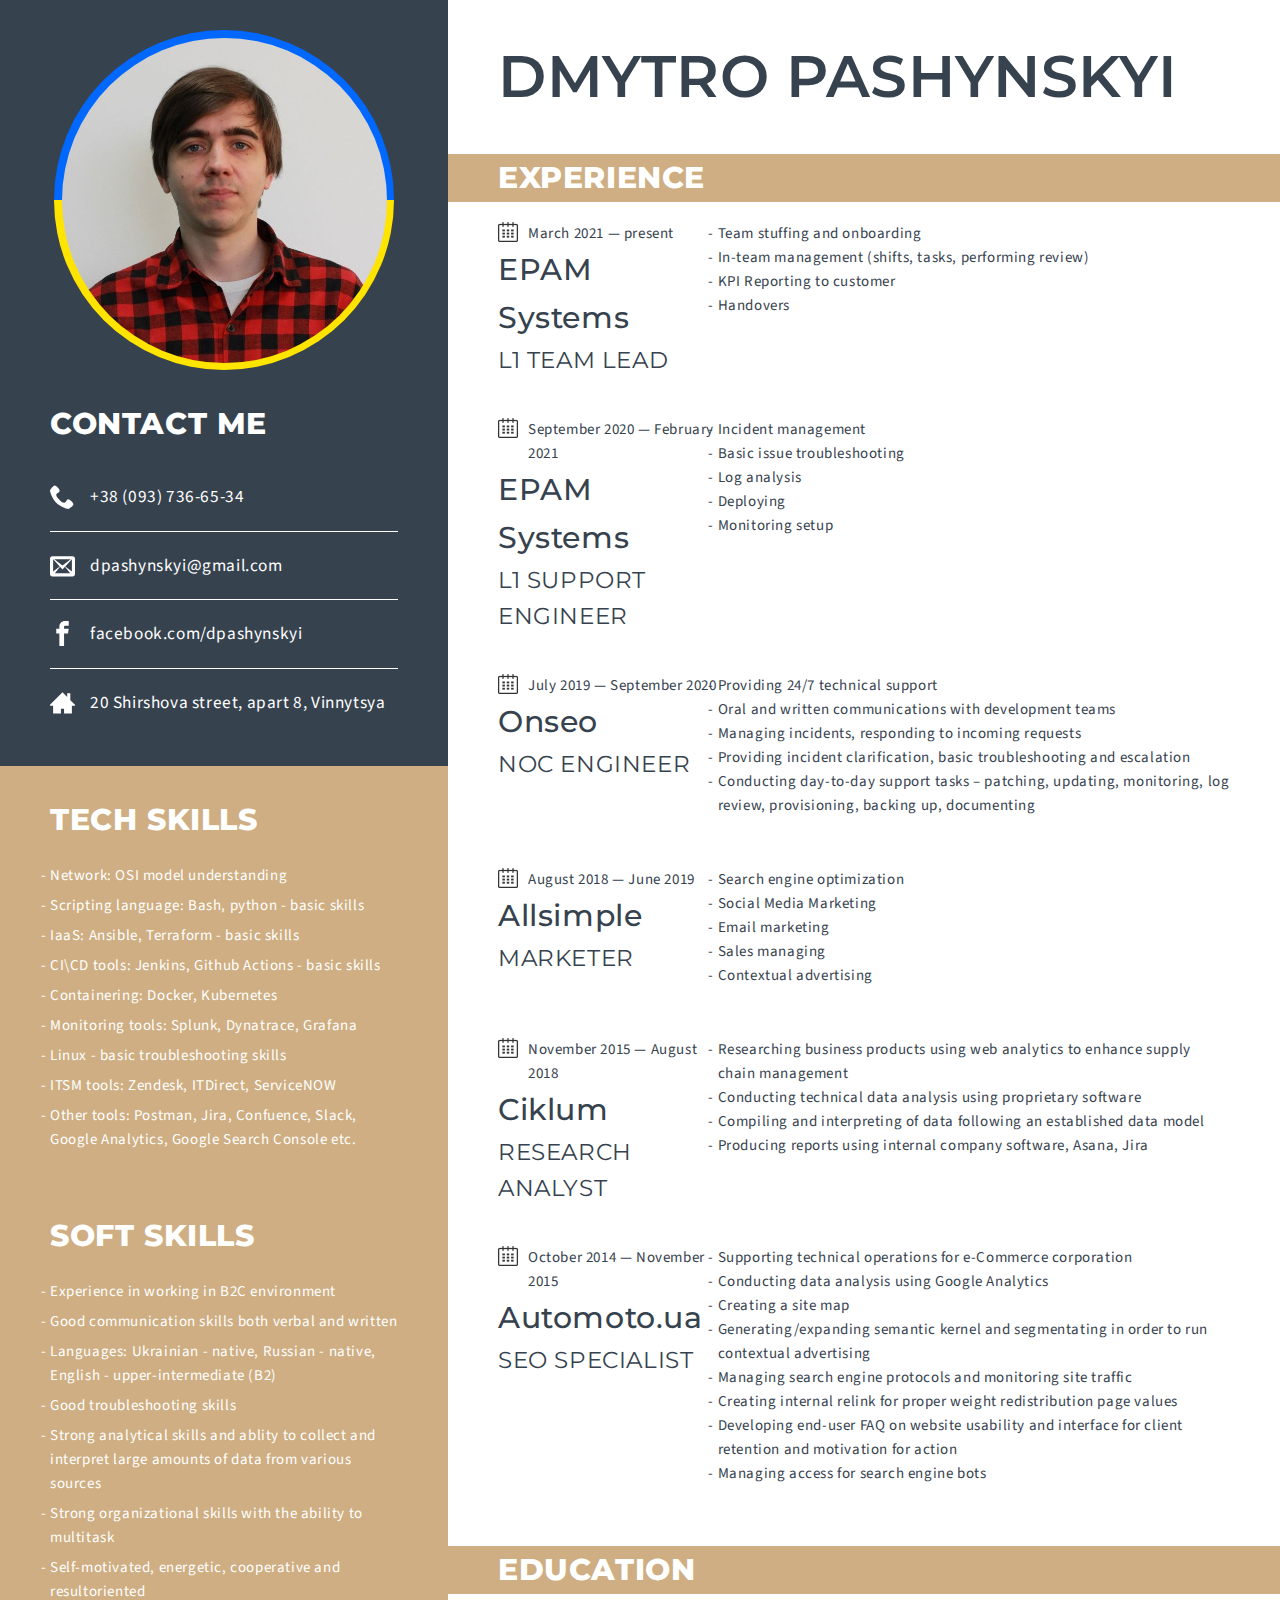
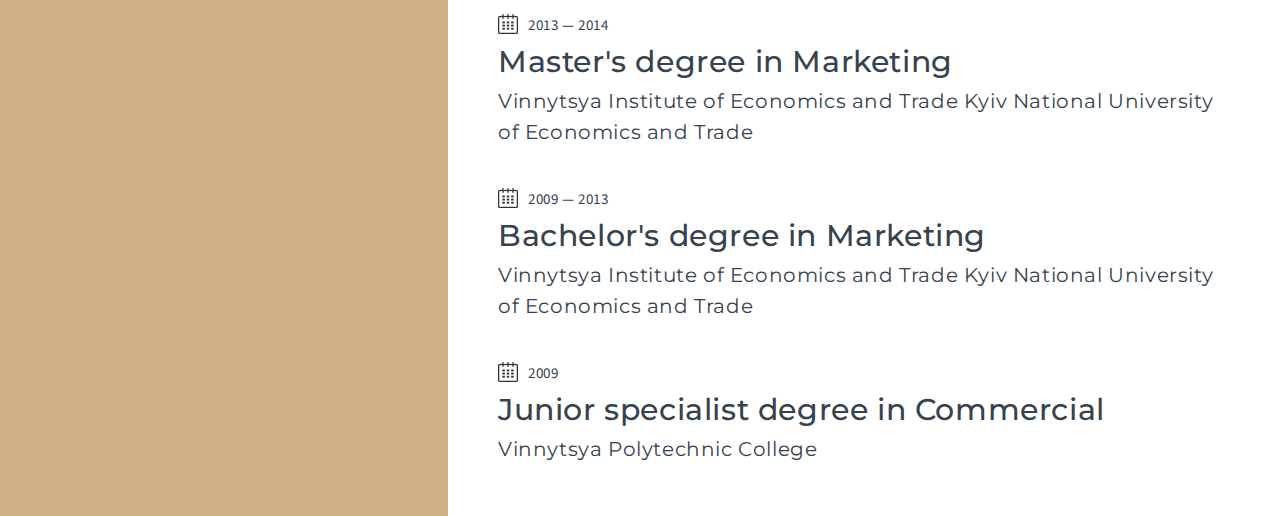
<file: index.html>
<!DOCTYPE html>
<html lang="en">
  <head>
    <meta charset="UTF-8" />
    <meta http-equiv="X-UA-Compatible" content="IE=edge" />
    <meta name="viewport" content="width=device-width, initial-scale=1.0" />
    <title>Dmytro Pashynskyi CV</title>
    <link rel="stylesheet" href="./css/main.min.css" />
  </head>
  <body>
    <div class="container">
      <div class="container__left">
        <!-- Photo & contacts -->

        <section class="contacts">
          <div class="container--section">
            <div class="photo-box">
              <img class="photo" src="./images/photo.jpg" alt="My photo" />
            </div>
            <section class="name--mobile">
              <div class="container--section">
                <h1 class="name__title title">Dmytro Pashynskyi</h1>
              </div>
            </section>
            <h2 class="contacts__title title title--light">Contact me</h2>
            <ul class="contacts__list">
              <li class="contacts__item">
                <a class="contacts__link link" href="tel:+380937366534">
                  <svg class="contacts__icon" width="25" height="25">
                    <use href="./images/symbol-defs.svg#icon-phone"></use>
                  </svg>
                  +38 (093) 736-65-34</a
                >
              </li>
              <li class="contacts__item">
                <a
                  class="contacts__link link"
                  href="mailto:dpashynskyi@gmail.com"
                >
                  <svg class="contacts__icon" width="25" height="25">
                    <use href="./images/symbol-defs.svg#icon-envelop"></use>
                  </svg>
                  dpashynskyi@gmail.com</a
                >
              </li>
              <li class="contacts__item">
                <a
                  class="contacts__link link"
                  href="https://www.facebook.com/dpashynskyi"
                >
                  <svg class="contacts__icon" width="25" height="25">
                    <use href="./images/symbol-defs.svg#icon-facebook"></use>
                  </svg>
                  facebook.com/dpashynskyi</a
                >
              </li>
              <li class="contacts__item">
                <a
                  class="contacts__link link"
                  href="https://goo.gl/maps/9gQ6KW4rgk5buMsR8"
                >
                  <svg class="contacts__icon" width="25" height="25">
                    <use href="./images/symbol-defs.svg#icon-home"></use>
                  </svg>
                  20 Shirshova street, apart 8, Vinnytsya</a
                >
              </li>
            </ul>
          </div>
        </section>

        <!-- Tech skills -->

        <section class="skills">
          <div class="container--section">
            <h2 class="skills__title title title--light">Tech Skills</h2>
            <ul class="skills__list">
              <li class="skills__item">
                <p>Network: OSI model understanding</p>
              </li>
              <li class="skills__item">
                <p>Scripting language: Bash, python - basic skills</p>
              </li>
              <li class="skills__item">
                <p>IaaS: Ansible, Terraform - basic skills</p>
              </li>
              <li class="skills__item">
                <p>CI\CD tools: Jenkins, Github Actions - basic skills</p>
              </li>
              <li class="skills__item">
                <p>Containering: Docker, Kubernetes</p>
              </li>
              <li class="skills__item">
                <p>Monitoring tools: Splunk, Dynatrace, Grafana</p>
              </li>
              <li class="skills__item">
                <p>Linux - basic troubleshooting skills</p>
              </li>
              <li class="skills__item">
                <p>ITSM tools: Zendesk, ITDirect, ServiceNOW</p>
              </li>
              <li class="skills__item">
                <p>
                  Other tools: Postman, Jira, Confuence, Slack,
                  Google Analytics, Google Search Console etc.
                </p>
              </li>
            </ul>
          </div>
        </section>

        <!-- Soft skills -->

        <section class="skills">
          <div class="container--section">
            <h2 class="skills__title title title--light">Soft Skills</h2>
            <ul class="skills__list">
              <li class="skills__item">
                <p>Experience in working in B2C environment</p>
              </li>
              <li class="skills__item">
                <p>Good communication skills both verbal and written</p>
              </li>
              <li class="skills__item">
                <p>
                  Languages: Ukrainian - native, Russian - native, English -
                  upper-intermediate (B2)
                </p>
              </li>
              <li class="skills__item">
                <p>Good troubleshooting skills</p>
              </li>
              <li class="skills__item">
                <p>
                  Strong analytical skills and ablity to collect and interpret
                  large amounts of data from various sources
                </p>
              </li>
              <li class="skills__item">
                <p>Strong organizational skills with the ability to multitask</p>
              </li>
              <li class="skills__item">
                <p>Self-motivated, energetic, cooperative and resultoriented</p>
              </li>
            </ul>
          </div>
        </section>
      </div>

      <div class="container__right">
        <!-- Name section -->

        <section class="name">
          <div class="container--section">
            <h1 class="name__title title">Dmytro Pashynskyi</h1>
<!--            <h2 class="title">//Write the position here, in html file//</h2>-->
          </div>
        </section>

        <!-- Experience -->

        <section class="experience">
          <div class="container--section">
            <h2 class="title">Experience</h2>
            <ul class="experience__list">
              <li class="experience__item">
                <div class="experience__pos">
                  <p class="experience__period">March 2021 — present</p>
                  <h3 class="title title--company">EPAM Systems</h3>
                  <h4 class="title title--position">L1 Team Lead</h4>
                </div>
                <ul class="experience__respons-list">
                  <li>
                    <p>Team stuffing and onboarding</p>
                  </li>
                  <li>
                    <p>In-team management (shifts, tasks, performing review)</p>
                  </li>
                  <li>
                    <p>KPI Reporting to customer</p>
                  </li>
                  <li>
                    <p>Handovers</p>
                  </li>
                </ul>
              </li>
              <li class="experience__item">
                <div class="experience__pos">
                  <p class="experience__period">September 2020 — February 2021</p>
                  <h3 class="title title--company">EPAM Systems</h3>
                  <h4 class="title title--position">L1 Support Engineer</h4>
                </div>
                <ul class="experience__respons-list">
                  <li>
                    <p>Incident management</p>
                  </li>
                  <li>
                    <p>Basic issue troubleshooting</p>
                  </li>
                  <li>
                    <p>Log analysis</p>
                  </li>
                  <li>
                    <p>Deploying</p>
                  </li>
                  <li>
                    <p>Monitoring setup</p>
                  </li>
                </ul>
              </li>
              <li class="experience__item">
                <div class="experience__pos">
                  <p class="experience__period">July 2019 — September 2020</p>
                  <h3 class="title title--company">Onseo</h3>
                  <h4 class="title title--position">NOC engineer</h4>
                </div>
                <ul class="experience__respons-list">
                  <li>
                    <p>Providing 24/7 technical support</p>
                  </li>
                  <li>
                    <p>
                      Oral and written communications with development teams
                    </p>
                  </li>
                  <li>
                    <p>Managing incidents, responding to incoming requests</p>
                  </li>
                  <li>
                    <p>
                      Providing incident clarification, basic troubleshooting
                      and escalation
                    </p>
                  </li>
                  <li>
                    <p>
                      Conducting day-to-day support tasks – patching, updating,
                      monitoring, log review, provisioning, backing up,
                      documenting
                    </p>
                  </li>
                </ul>
              </li>

              <li class="experience__item">
                <div class="experience__pos">
                  <p class="experience__period">August 2018 — June 2019</p>
                  <h3 class="title title--company">Allsimple</h3>
                  <h4 class="title title--position">Marketer</h4>
                </div>
                <ul class="experience__respons-list">
                  <li>
                    <p>Search engine optimization</p>
                  </li>
                  <li>
                    <p>Social Media Marketing</p>
                  </li>
                  <li>
                    <p>Email marketing</p>
                  </li>
                  <li>
                    <p>Sales managing</p>
                  </li>
                  <li>
                    <p>Contextual advertising</p>
                  </li>
                </ul>
              </li>

              <li class="experience__item">
                <div class="experience__pos">
                  <p class="experience__period">November 2015 — August 2018</p>
                  <h3 class="title title--company">Ciklum</h3>
                  <h4 class="title title--position">Research Analyst</h4>
                </div>
                <ul class="experience__respons-list">
                  <li>
                    <p>
                      Researching business products using web analytics to
                      enhance supply chain management
                    </p>
                  </li>
                  <li>
                    <p>
                      Conducting technical data analysis using proprietary
                      software
                    </p>
                  </li>
                  <li>
                    <p>
                      Compiling and interpreting of data following an
                      established data model
                    </p>
                  </li>
                  <li>
                    <p>
                      Producing reports using internal company software, Asana,
                      Jira
                    </p>
                  </li>
                </ul>
              </li>

              <li class="experience__item">
                <div class="experience__pos">
                  <p class="experience__period">October 2014 — November 2015</p>
                  <h3 class="title title--company">Automoto.ua</h3>
                  <h4 class="title title--position">SEO Specialist</h4>
                </div>
                <ul class="experience__respons-list">
                  <li>
                    <p>
                      Supporting technical operations for e-Commerce corporation
                    </p>
                  </li>
                  <li>
                    <p>Conducting data analysis using Google Analytics</p>
                  </li>
                  <li>
                    <p>Creating a site map</p>
                  </li>
                  <li>
                    <p>
                      Generating/expanding semantic kernel and segmentating in
                      order to run contextual advertising
                    </p>
                  </li>
                  <li>
                    <p>
                      Managing search engine protocols and monitoring site
                      traffic
                    </p>
                  </li>
                  <li>
                    <p>
                      Creating internal relink for proper weight redistribution
                      page values
                    </p>
                  </li>
                  <li>
                    <p>
                      Developing end-user FAQ on website usability and interface
                      for client retention and motivation for action
                    </p>
                  </li>
                  <li>
                    <p>Managing access for search engine bots</p>
                  </li>
                </ul>
              </li>
            </ul>
          </div>
        </section>

        <!-- Education -->

        <section class="education">
          <div class="container--section">
            <h2 class="title">Education</h2>
            <ul class="education__list">
              <li class="education__item">
                <p class="experience__period">2013 — 2014</p>

                <h4 class="title title--company">Master's degree in Marketing</h4>
                <h3 class="title title--university">Vinnytsya Institute of Economics and Trade Kyiv National
                  University of Economics and Trade</h3>
              </li>
              <li class="education__item">
                <p class="experience__period">2009 — 2013</p>

                <h4 class="title title--company">Bachelor's degree in Marketing</h4>
                <h3 class="title title--university">Vinnytsya Institute of Economics and Trade Kyiv National
                  University of Economics and Trade</h3>
              </li>
              <li class="education__item">
                <p class="experience__period">2009</p>
                <h4 class="title title--company">Junior specialist degree in Commercial</h4>
                <h3 class="title title--university">Vinnytsya Polytechnic College</h3>
              </li>
            </ul>
          </div>
        </section>
      </div>
    </div>
  </body>
</html>
</file>
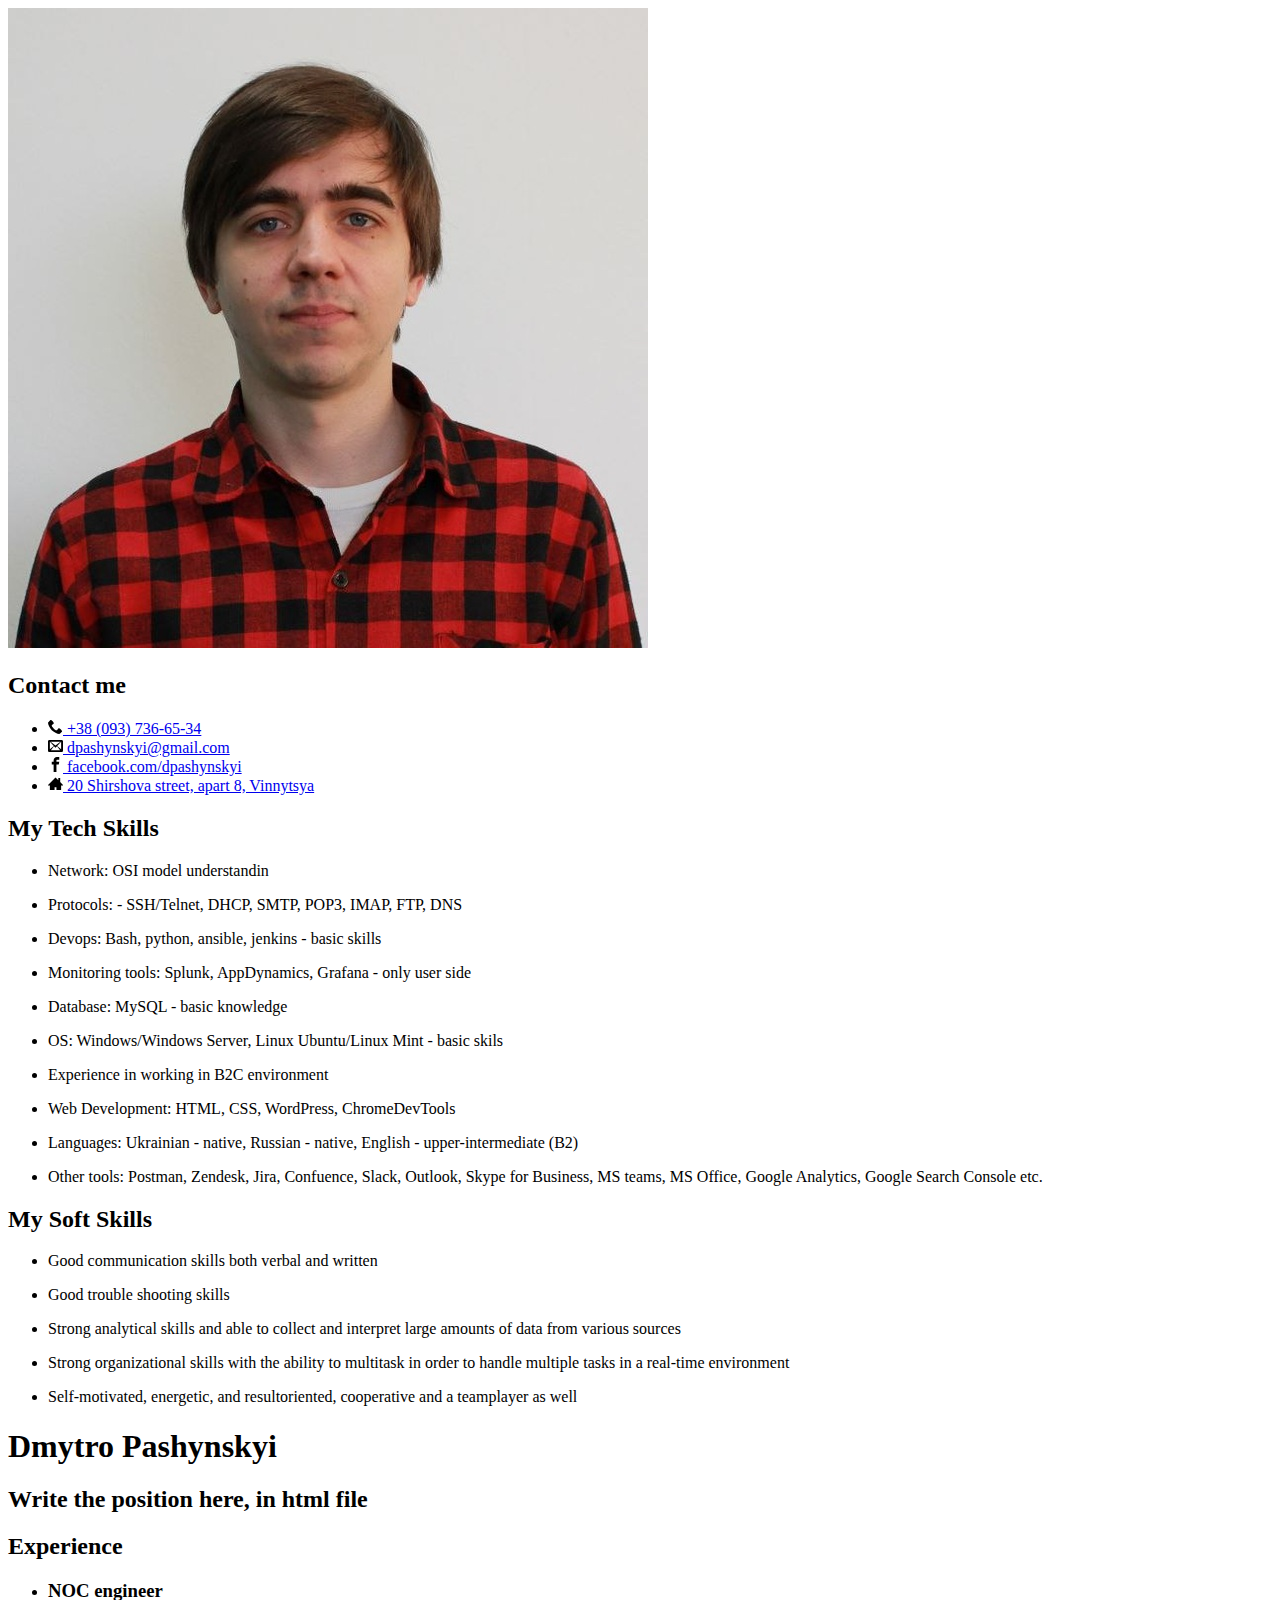
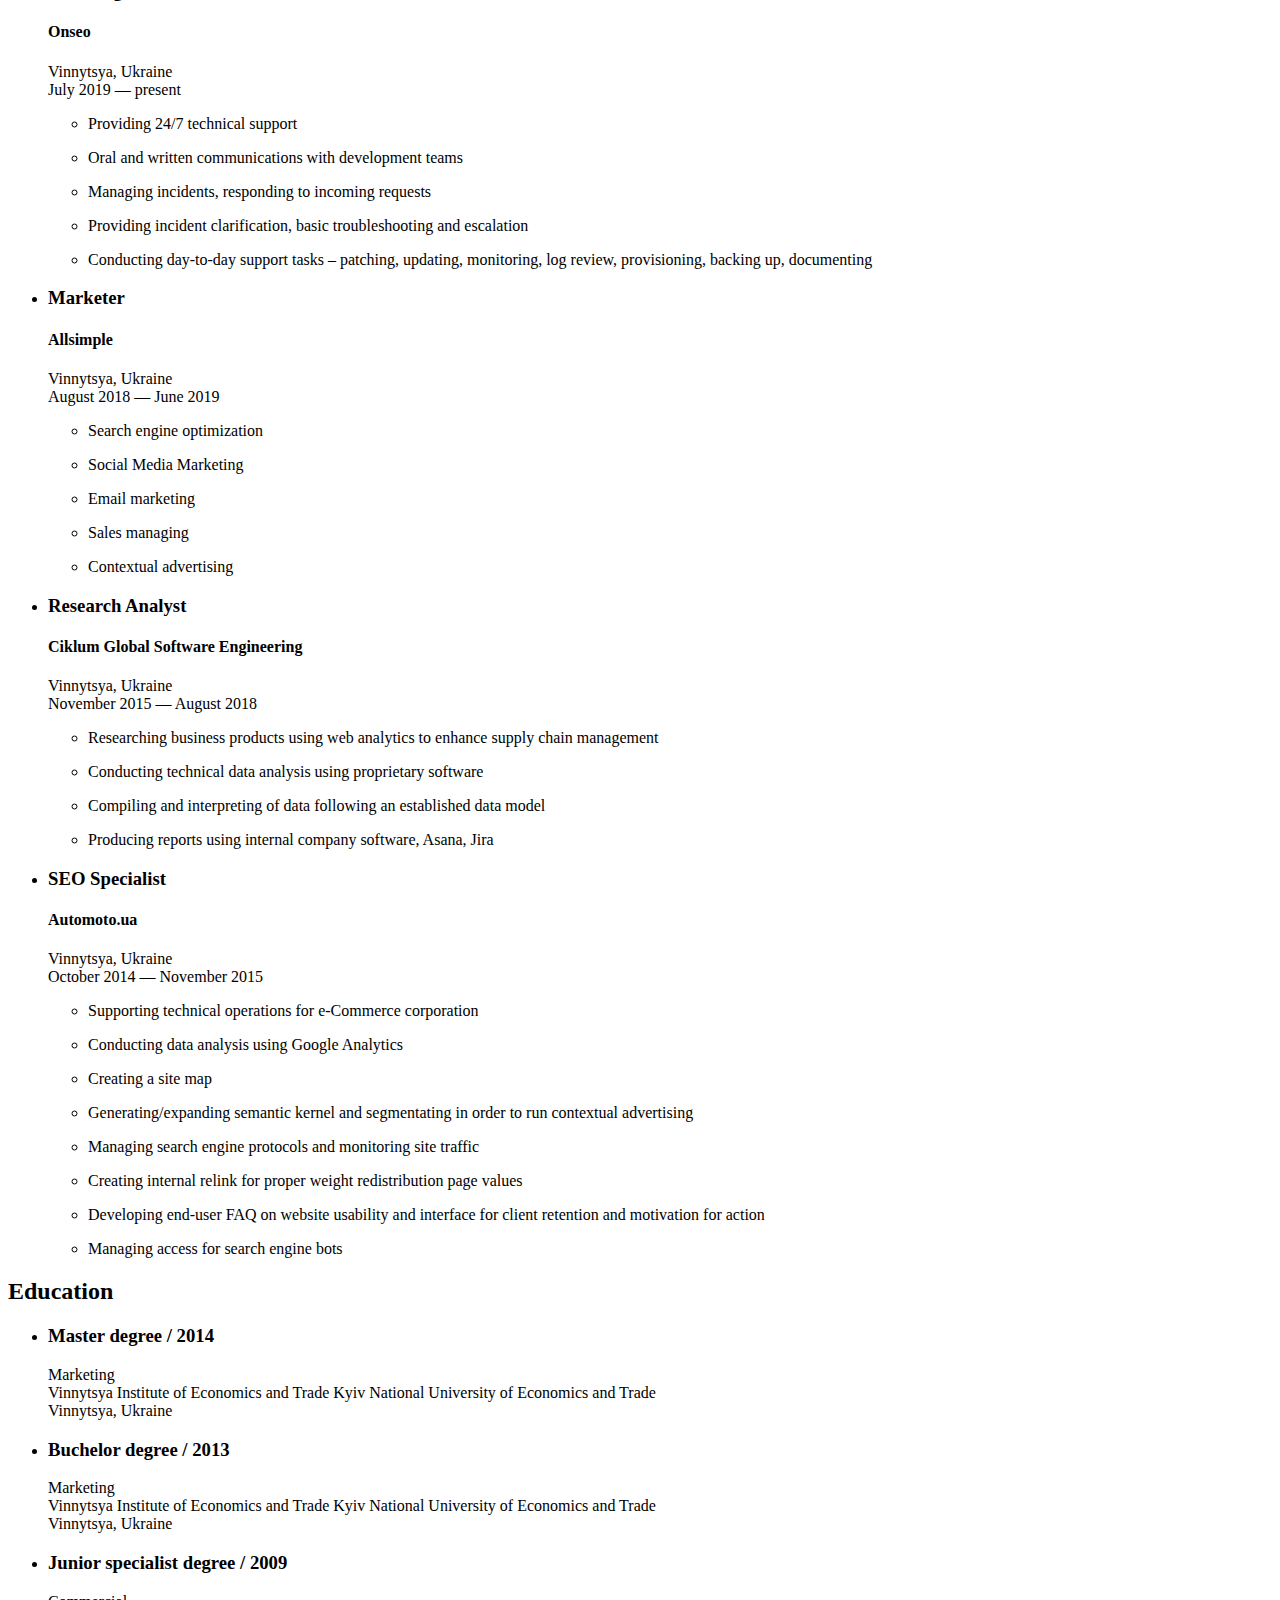
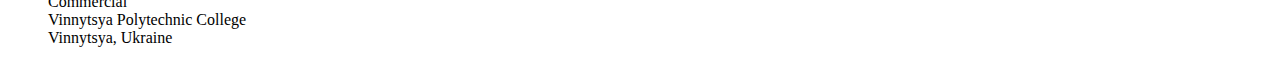
<file: index-next.html>
<!DOCTYPE html>
<html lang="en">
  <head>
    <meta charset="UTF-8" />
    <meta http-equiv="X-UA-Compatible" content="IE=edge" />
    <meta name="viewport" content="width=device-width, initial-scale=1.0" />
    <title>Dmytro Pashynskyi CV</title>
  </head>
  <body>
    <!-- Photo & contacts -->

    <section>
      <img src="./images/photo.jpg" alt="My photo" />

      <h2>Contact me</h2>
      <ul>
        <li>
          <a href="tel:+380937366534">
            <svg width="15" height="15">
              <use href="./images/symbol-defs.svg#icon-phone"></use>
            </svg>
            +38 (093) 736-65-34</a
          >
        </li>
        <li>
          <a href="mailto:dpashynskyi@gmail.com">
            <svg width="15" height="15">
              <use href="./images/symbol-defs.svg#icon-envelop"></use>
            </svg>
            dpashynskyi@gmail.com</a
          >
        </li>
        <li>
          <a href="https://www.facebook.com/dpashynskyi">
            <svg width="15" height="15">
              <use href="./images/symbol-defs.svg#icon-facebook"></use>
            </svg>
            facebook.com/dpashynskyi</a
          >
        </li>
        <li>
          <a href="https://goo.gl/maps/9gQ6KW4rgk5buMsR8">
            <svg width="15" height="15">
              <use href="./images/symbol-defs.svg#icon-home"></use>
            </svg>
            20 Shirshova street, apart 8, Vinnytsya</a
          >
        </li>
      </ul>
    </section>

    <!-- Tech skills -->

    <section>
      <h2>My Tech Skills</h2>
      <ul>
        <li>
          <p>Network: OSI model understandin</p>
        </li>
        <li>
          <p>Protocols: - SSH/Telnet, DHCP, SMTP, POP3, IMAP, FTP, DNS</p>
        </li>
        <li>
          <p>Devops: Bash, python, ansible, jenkins - basic skills</p>
        </li>
        <li>
          <p>Monitoring tools: Splunk, AppDynamics, Grafana - only user side</p>
        </li>
        <li>
          <p>Database: MySQL - basic knowledge</p>
        </li>
        <li>
          <p>
            OS: Windows/Windows Server, Linux Ubuntu/Linux Mint - basic skils
          </p>
        </li>
        <li>
          <p>Experience in working in B2C environment</p>
        </li>
        <li>
          <p>Web Development: HTML, CSS, WordPress, ChromeDevTools</p>
        </li>
        <li>
          <p>
            Languages: Ukrainian - native, Russian - native, English -
            upper-intermediate (B2)
          </p>
        </li>
        <li>
          <p>
            Other tools: Postman, Zendesk, Jira, Confuence, Slack, Outlook,
            Skype for Business, MS teams, MS Office, Google Analytics, Google
            Search Console etc.
          </p>
        </li>
      </ul>
    </section>

    <!-- Soft skills -->

    <section>
      <h2>My Soft Skills</h2>
      <ul>
        <li>
          <p>Good communication skills both verbal and written</p>
        </li>
        <li>
          <p>Good trouble shooting skills</p>
        </li>
        <li>
          <p>
            Strong analytical skills and able to collect and interpret large
            amounts of data from various sources
          </p>
        </li>
        <li>
          <p>
            Strong organizational skills with the ability to multitask in order
            to handle multiple tasks in a real-time environment
          </p>
        </li>
        <li>
          <p>
            Self-motivated, energetic, and resultoriented, cooperative and a
            teamplayer as well
          </p>
        </li>
      </ul>
    </section>

    <!-- Name section -->

    <section>
      <h1>Dmytro Pashynskyi</h1>
      <h2>Write the position here, in html file</h2>
    </section>

    <!-- Experience -->

    <section>
      <h2>Experience</h2>
      <ul>
        <li>
          <h3>NOC engineer</h3>
          <h4>Onseo</h4>
          <p>
            Vinnytsya, Ukraine<br />
            July 2019 — present
          </p>
          <ul>
            <li>
              <p>Providing 24/7 technical support</p>
            </li>
            <li>
              <p>Oral and written communications with development teams</p>
            </li>
            <li>
              <p>Managing incidents, responding to incoming requests</p>
            </li>
            <li>
              <p>
                Providing incident clarification, basic troubleshooting and
                escalation
              </p>
            </li>
            <li>
              <p>
                Conducting day-to-day support tasks – patching, updating,
                monitoring, log review, provisioning, backing up, documenting
              </p>
            </li>
          </ul>
        </li>

        <li>
          <h3>Marketer</h3>
          <h4>Allsimple</h4>
          <p>
            Vinnytsya, Ukraine<br />
            August 2018 — June 2019
          </p>
          <ul>
            <li>
              <p>Search engine optimization</p>
            </li>
            <li>
              <p>Social Media Marketing</p>
            </li>
            <li>
              <p>Email marketing</p>
            </li>
            <li>
              <p>Sales managing</p>
            </li>
            <li>
              <p>Contextual advertising</p>
            </li>
          </ul>
        </li>

        <li>
          <h3>Research Analyst</h3>
          <h4>Ciklum Global Software Engineering</h4>
          <p>
            Vinnytsya, Ukraine<br />
            November 2015 — August 2018
          </p>
          <ul>
            <li>
              <p>
                Researching business products using web analytics to enhance
                supply chain management
              </p>
            </li>
            <li>
              <p>
                Conducting technical data analysis using proprietary software
              </p>
            </li>
            <li>
              <p>
                Compiling and interpreting of data following an established data
                model
              </p>
            </li>
            <li>
              <p>
                Producing reports using internal company software, Asana, Jira
              </p>
            </li>
          </ul>
        </li>

        <li>
          <h3>SEO Specialist</h3>
          <h4>Automoto.ua</h4>
          <p>
            Vinnytsya, Ukraine<br />
            October 2014 — November 2015
          </p>
          <ul>
            <li>
              <p>Supporting technical operations for e-Commerce corporation</p>
            </li>
            <li>
              <p>Conducting data analysis using Google Analytics</p>
            </li>
            <li>
              <p>Creating a site map</p>
            </li>
            <li>
              <p>
                Generating/expanding semantic kernel and segmentating in order
                to run contextual advertising
              </p>
            </li>
            <li>
              <p>
                Managing search engine protocols and monitoring site traffic
              </p>
            </li>
            <li>
              <p>
                Creating internal relink for proper weight redistribution page
                values
              </p>
            </li>
            <li>
              <p>
                Developing end-user FAQ on website usability and interface for
                client retention and motivation for action
              </p>
            </li>
            <li>
              <p>Managing access for search engine bots</p>
            </li>
          </ul>
        </li>
      </ul>
    </section>

    <!-- Education -->

    <section>
      <h2>Education</h2>
      <ul>
        <li>
          <h3>Master degree / 2014</h3>
          <p>
            Marketing<br />
            Vinnytsya Institute of Economics and Trade Kyiv National University
            of Economics and Trade<br />
            Vinnytsya, Ukraine
          </p>
        </li>
        <li>
          <h3>Buchelor degree / 2013</h3>
          <p>
            Marketing<br />
            Vinnytsya Institute of Economics and Trade Kyiv National University
            of Economics and Trade<br />
            Vinnytsya, Ukraine
          </p>
        </li>
        <li>
          <h3>Junior specialist degree / 2009</h3>
          <p>
            Commercial<br />
            Vinnytsya Polytechnic College<br />
            Vinnytsya, Ukraine
          </p>
        </li>
      </ul>
    </section>
  </body>
</html>
</file>
<file: css/main.min.css>
@import url(https://fonts.googleapis.com/css2?family=Montserrat:wght@400;500;600;800&family=Source+Sans+Pro&display=swap);@import url(https://cdnjs.cloudflare.com/ajax/libs/modern-normalize/1.1.0/modern-normalize.min.css);h1,h2,h3,h4,h5,h6,p,ul{margin-top:0;margin-bottom:0}button{cursor:pointer}img{display:block;max-width:100%;height:auto}ul{list-style:none;padding-left:0}a{text-decoration:none}body{background-color:#fff;color:#36424e;font-family:"Source Sans Pro",sans-serif;font-weight:400;font-size:15px;line-height:1.6;letter-spacing:.04em}.container{display:flex}.container__left{width:35%;min-height:100vh;background-color:#ceae82}.container__right{width:65%}h2{text-transform:uppercase;font-weight:800}.title{font-family:"Montserrat",sans-serif;font-size:2em;color:#36424e}.title--light{color:#fff}.title--thin{font-weight:400}.title--company{font-weight:500}.title--position{font-weight:400;text-transform:uppercase;font-size:1.5em}.title--university{font-weight:400;font-size:1.3em}.link{color:inherit}.container--section{padding:30px 50px}.contacts{background-color:#36424e;color:#fff}.photo,.photo-box{width:400px;border-radius:50%}.photo-box{width:430px;height:430px;max-width:100%;background-image:linear-gradient(to bottom,#0067ff 50%,#ffe400 50%,#ffe400);margin:0 auto 30px;display:flex;justify-content:center;align-items:center}.contacts__title{margin-bottom:15px}.contacts__list{font-size:1.15em}.contacts__item{padding-top:20px;padding-bottom:20px}.contacts__item:nth-child(n+2){border-top:1px solid #fff}.contacts__link{display:flex;align-items:center;transition:color 250ms}.contacts__link:focus,.contacts__link:hover{color:#ceae82}.contacts__icon{fill:currentColor;margin-right:15px}.skills{background-color:#ceae82;color:#fff}.skills__title{margin-bottom:20px}.skills__list{list-style-type:"- "}.skills__item:nth-child(n+2){margin-top:6px}.name--mobile{display:none}.name__title{font-size:3.9em;text-transform:uppercase;font-weight:600}.experience .container--section{padding:0}.experience .experience__list{padding:0 50px}.education h2,.experience h2{background-color:#ceae82;padding-left:50px;color:#fff}.experience__item{display:flex;padding-top:20px;padding-bottom:20px}.experience__pos{width:30%}.experience__respons-list{width:70%;list-style-type:"- ";padding-bottom:10px}.experience__period{position:relative;padding-left:30px}.experience__period:before{content:"";background:url(../../images/calendar.png) no-repeat;background-size:contain;width:20px;height:20px;display:block;position:absolute;left:0}.education .education__item{padding-top:20px;padding-bottom:20px}.education .container--section{padding:30px 0}.education .education__list{padding:0 50px}@media screen and (max-width:1520px){.photo-box{width:340px;height:340px}.photo-box .photo{width:325px}}@media screen and (max-width:1200px){.container{flex-direction:column}.container__left{width:100%;min-height:auto}.container__right,.experience__item .experience__pos,.experience__item .experience__respons-list{width:100%}.experience__item{flex-direction:column}.name{display:none}.name--mobile{display:block}.name__title{color:#fff;text-align:center;font-size:3.5em}}@media screen and (max-width:768px){.container--section{padding:30px 10px}.title{font-size:1.5em}.name--mobile .name__title{font-size:2.7em;text-align:center;line-height:1.2}.title--company{line-height:1.3}.title--university{font-size:.9em}.photo-box{width:282px;height:282px}.photo-box .photo{width:272px}.experience .experience__list{padding:0 20px}.education .education__list{padding:0 10px}}
</file>
